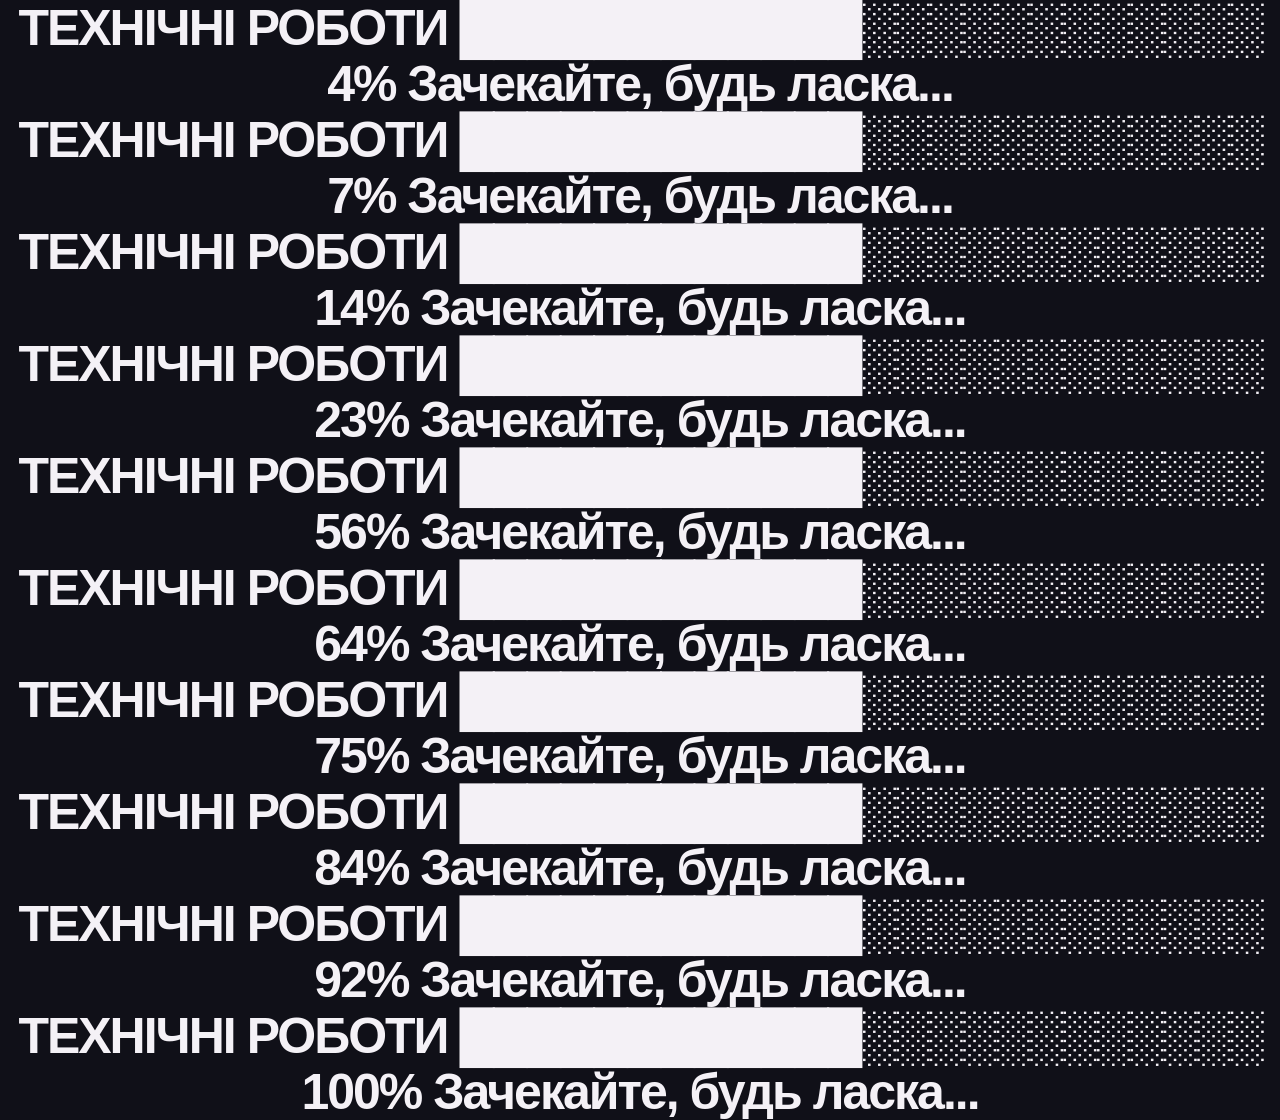
<file: index.html>
<!DOCTYPE html>
<html lang="uk">
<head>
    <meta charset="UTF-8">
    <title>F & Y Studio САЙТ В РОЗРОБЦІ 

    </title>



    <link rel="stylesheet" href="css/style.css">
</head>


<body>

<header>
    <div class="logo">

    <nav>
   
    </nav>
</header>

<main>
    <section class="about">
        <div class="logo">
       
    </div>
    <h2 style="text-align: center;">     ТЕХНІЧНІ РОБОТИ   ████████████░░░░░░░░░░░░  4%  Зачекайте, будь ласка...       </h2>
    <h2 style="text-align: center;">     ТЕХНІЧНІ РОБОТИ   ████████████░░░░░░░░░░░░  7%  Зачекайте, будь ласка...       </h2>
  <h2 style="text-align: center;">     ТЕХНІЧНІ РОБОТИ   ████████████░░░░░░░░░░░░  14%  Зачекайте, будь ласка...       </h2>
     <h2 style="text-align: center;">     ТЕХНІЧНІ РОБОТИ   ████████████░░░░░░░░░░░░  23%  Зачекайте, будь ласка...       </h2>
     <h2 style="text-align: center;">     ТЕХНІЧНІ РОБОТИ   ████████████░░░░░░░░░░░░  56%  Зачекайте, будь ласка...       </h2>
     <h2 style="text-align: center;">     ТЕХНІЧНІ РОБОТИ   ████████████░░░░░░░░░░░░  64%  Зачекайте, будь ласка...       </h2>
     <h2 style="text-align: center;">     ТЕХНІЧНІ РОБОТИ   ████████████░░░░░░░░░░░░  75%  Зачекайте, будь ласка...       </h2>
     <h2 style="text-align: center;">     ТЕХНІЧНІ РОБОТИ   ████████████░░░░░░░░░░░░  84%  Зачекайте, будь ласка...       </h2>
     <h2 style="text-align: center;">     ТЕХНІЧНІ РОБОТИ   ████████████░░░░░░░░░░░░  92%  Зачекайте, будь ласка...       </h2>
     <h2 style="text-align: center;">     ТЕХНІЧНІ РОБОТИ   ████████████░░░░░░░░░░░░  100%  Зачекайте, будь ласка...       </h2>
</file>
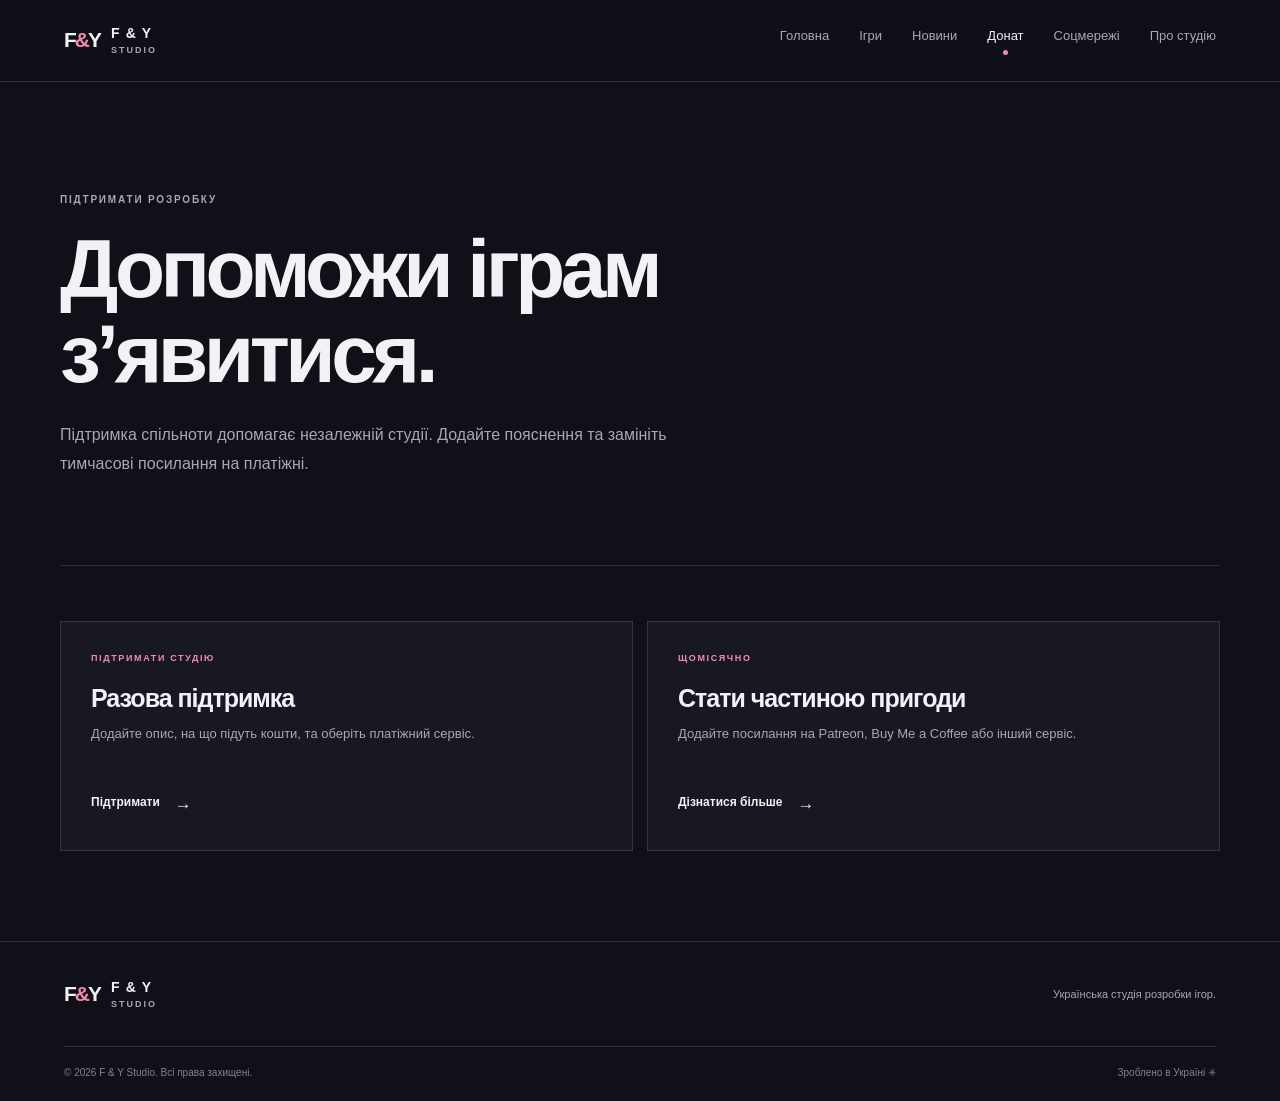
<file: донат.html>
<!doctype html>
<html lang="uk">
<head>
  <!-- НАЛАШТУВАННЯ СТОРІНКИ: тут можна змінити назву вкладки та опис для пошуку. -->
<meta charset="utf-8">
<meta name="viewport" content="width=device-width, initial-scale=1">
<title>Донат — F & Y Studio</title>
<link rel="stylesheet" href="css/style.css">
<script src="js/main.js" defer>
</script>
</head>
<body>
<header class="site-header">
<a class="brand" href="index.html">
<span class="brand-mark">F<span>&</span>Y</span>
<span class="brand-name">F & Y <b>STUDIO</b>
</span>
</a>
<button class="menu-toggle" aria-expanded="false" aria-controls="site-nav" aria-label="Відкрити меню">
<span>
</span>
<span>
</span>
</button>
<!-- МЕНЮ: змінюйте підписи вкладок і адреси href тут. -->
<nav id="site-nav" class="site-nav">
<a href="index.html" data-page="index.html">Головна</a>
<a href="ігри.html" data-page="ігри.html">Ігри</a>
<a href="новини.html" data-page="новини.html">Новини</a>
<a href="донат.html" data-page="донат.html">Донат</a>
<a href="соцмережі.html" data-page="соцмережі.html">Соцмережі</a>
<a href="про-студію.html" data-page="про-студію.html">Про студію</a>
</nav>
</header>
<!-- ОСНОВНИЙ ВМІСТ СТОРІНКИ: редагуйте заголовок і картки нижче. -->
<main id="main" class="inner-main">
<section class="page-hero">
<p class="eyebrow">ПІДТРИМАТИ РОЗРОБКУ</p>
<h1>Допоможи іграм з’явитися.</h1>
<p class="hero-lead">Підтримка спільноти допомагає незалежній студії. Додайте пояснення та замініть тимчасові посилання на платіжні.</p>
</section>
<!-- КАРТКИ РОЗДІЛУ: копіюйте article.content-card, щоб додати нову гру, новину чи посилання. -->
<section class="content-grid">
<article class="content-card">
<p class="eyebrow">ПІДТРИМАТИ СТУДІЮ</p>
<h2>Разова підтримка</h2>
<p>Додайте опис, на що підуть кошти, та оберіть платіжний сервіс.</p>
<a class="text-link" href="#">Підтримати <span>→</span>
</a>
</article>
<article class="content-card">
<p class="eyebrow">ЩОМІСЯЧНО</p>
<h2>Стати частиною пригоди</h2>
<p>Додайте посилання на Patreon, Buy Me a Coffee або інший сервіс.</p>
<a class="text-link" href="#">Дізнатися більше <span>→</span>
</a>
</article>
</section>
</main>
<!-- ФУТЕР: нижня частина сторінки; тут змінюється копірайт та підпис. -->
<footer class="site-footer">
<div class="footer-top">
<a class="brand" href="index.html">
<span class="brand-mark">F<span>&</span>Y</span>
<span class="brand-name">F & Y <b>STUDIO</b>
</span>
</a>
<p>Українська студія розробки ігор.</p>
</div>
<div class="footer-bottom">
<span>© 2026 F & Y Studio. Всі права захищені.</span>
<span>Зроблено в Україні ✳</span>
</div>
</footer>
</body>
</html>
</file>
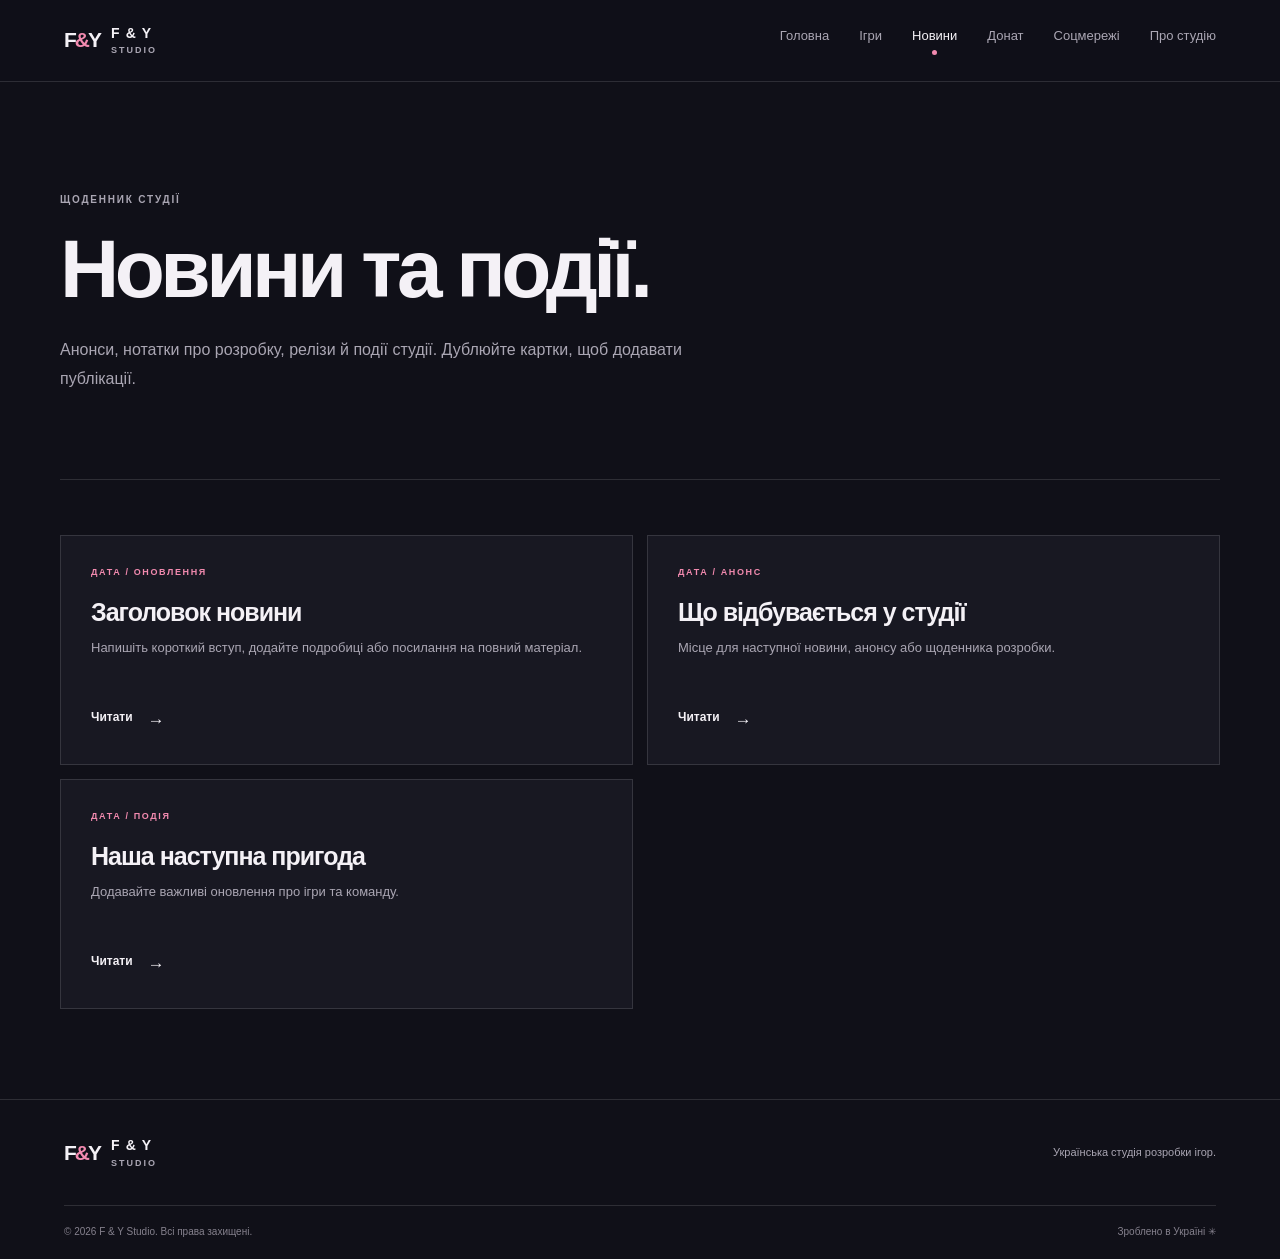
<file: новини.html>
<!doctype html>
<html lang="uk">
<head>
  <!-- НАЛАШТУВАННЯ СТОРІНКИ: тут можна змінити назву вкладки та опис для пошуку. -->
<meta charset="utf-8">
<meta name="viewport" content="width=device-width, initial-scale=1">
<title>Новини — F & Y Studio</title>
<link rel="stylesheet" href="css/style.css">
<script src="js/main.js" defer>
</script>
</head>
<body>
<header class="site-header">
<a class="brand" href="index.html">
<span class="brand-mark">F<span>&</span>Y</span>
<span class="brand-name">F & Y <b>STUDIO</b>
</span>
</a>
<button class="menu-toggle" aria-expanded="false" aria-controls="site-nav" aria-label="Відкрити меню">
<span>
</span>
<span>
</span>
</button>
<!-- МЕНЮ: змінюйте підписи вкладок і адреси href тут. -->
<nav id="site-nav" class="site-nav">
<a href="index.html" data-page="index.html">Головна</a>
<a href="ігри.html" data-page="ігри.html">Ігри</a>
<a href="новини.html" data-page="новини.html">Новини</a>
<a href="донат.html" data-page="донат.html">Донат</a>
<a href="соцмережі.html" data-page="соцмережі.html">Соцмережі</a>
<a href="про-студію.html" data-page="про-студію.html">Про студію</a>
</nav>
</header>
<!-- ОСНОВНИЙ ВМІСТ СТОРІНКИ: редагуйте заголовок і картки нижче. -->
<main id="main" class="inner-main">
<section class="page-hero">
<p class="eyebrow">ЩОДЕННИК СТУДІЇ</p>
<h1>Новини та події.</h1>
<p class="hero-lead">Анонси, нотатки про розробку, релізи й події студії. Дублюйте картки, щоб додавати публікації.</p>
</section>
<!-- КАРТКИ РОЗДІЛУ: копіюйте article.content-card, щоб додати нову гру, новину чи посилання. -->
<section class="content-grid">
<article class="content-card">
<p class="eyebrow">ДАТА / ОНОВЛЕННЯ</p>
<h2>Заголовок новини</h2>
<p>Напишіть короткий вступ, додайте подробиці або посилання на повний матеріал.</p>
<a class="text-link" href="#">Читати <span>→</span>
</a>
</article>
<article class="content-card">
<p class="eyebrow">ДАТА / АНОНС</p>
<h2>Що відбувається у студії</h2>
<p>Місце для наступної новини, анонсу або щоденника розробки.</p>
<a class="text-link" href="#">Читати <span>→</span>
</a>
</article>
<article class="content-card">
<p class="eyebrow">ДАТА / ПОДІЯ</p>
<h2>Наша наступна пригода</h2>
<p>Додавайте важливі оновлення про ігри та команду.</p>
<a class="text-link" href="#">Читати <span>→</span>
</a>
</article>
</section>
</main>
<!-- ФУТЕР: нижня частина сторінки; тут змінюється копірайт та підпис. -->
<footer class="site-footer">
<div class="footer-top">
<a class="brand" href="index.html">
<span class="brand-mark">F<span>&</span>Y</span>
<span class="brand-name">F & Y <b>STUDIO</b>
</span>
</a>
<p>Українська студія розробки ігор.</p>
</div>
<div class="footer-bottom">
<span>© 2026 F & Y Studio. Всі права захищені.</span>
<span>Зроблено в Україні ✳</span>
</div>
</footer>
</body>
</html>
</file>
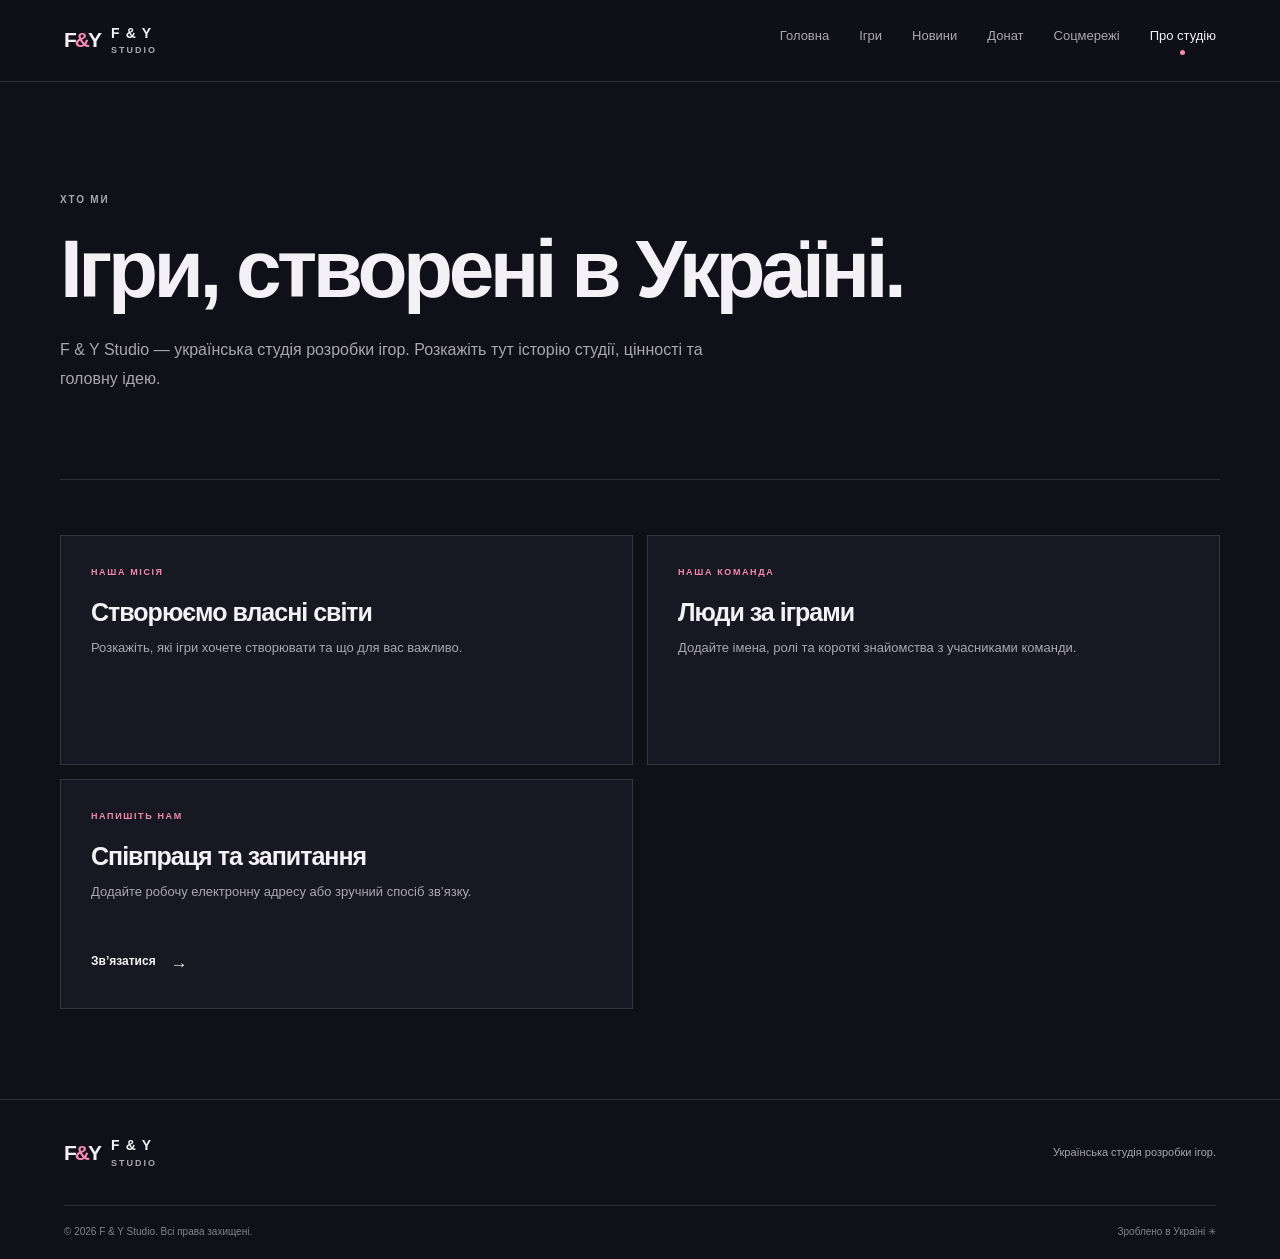
<file: про-студію.html>
<!doctype html>
<html lang="uk">
<head>
  <!-- НАЛАШТУВАННЯ СТОРІНКИ: тут можна змінити назву вкладки та опис для пошуку. -->
<meta charset="utf-8">
<meta name="viewport" content="width=device-width, initial-scale=1">
<title>Про студію — F & Y Studio</title>
<link rel="stylesheet" href="css/style.css">
<script src="js/main.js" defer>
</script>
</head>
<body>
<header class="site-header">
<a class="brand" href="index.html">
<span class="brand-mark">F<span>&</span>Y</span>
<span class="brand-name">F & Y <b>STUDIO</b>
</span>
</a>
<button class="menu-toggle" aria-expanded="false" aria-controls="site-nav" aria-label="Відкрити меню">
<span>
</span>
<span>
</span>
</button>
<!-- МЕНЮ: змінюйте підписи вкладок і адреси href тут. -->
<nav id="site-nav" class="site-nav">
<a href="index.html" data-page="index.html">Головна</a>
<a href="ігри.html" data-page="ігри.html">Ігри</a>
<a href="новини.html" data-page="новини.html">Новини</a>
<a href="донат.html" data-page="донат.html">Донат</a>
<a href="соцмережі.html" data-page="соцмережі.html">Соцмережі</a>
<a href="про-студію.html" data-page="про-студію.html">Про студію</a>
</nav>
</header>
<!-- ОСНОВНИЙ ВМІСТ СТОРІНКИ: редагуйте заголовок і картки нижче. -->
<main id="main" class="inner-main">
<section class="page-hero">
<p class="eyebrow">ХТО МИ</p>
<h1>Ігри, створені в Україні.</h1>
<p class="hero-lead">F & Y Studio — українська студія розробки ігор. Розкажіть тут історію студії, цінності та головну ідею.</p>
</section>
<!-- КАРТКИ РОЗДІЛУ: копіюйте article.content-card, щоб додати нову гру, новину чи посилання. -->
<section class="content-grid">
<article class="content-card">
<p class="eyebrow">НАША МІСІЯ</p>
<h2>Створюємо власні світи</h2>
<p>Розкажіть, які ігри хочете створювати та що для вас важливо.</p>
</article>
<article class="content-card">
<p class="eyebrow">НАША КОМАНДА</p>
<h2>Люди за іграми</h2>
<p>Додайте імена, ролі та короткі знайомства з учасниками команди.</p>
</article>
<article class="content-card">
<p class="eyebrow">НАПИШІТЬ НАМ</p>
<h2>Співпраця та запитання</h2>
<p>Додайте робочу електронну адресу або зручний спосіб зв’язку.</p>
<a class="text-link" href="соцмережі.html">Зв’язатися <span>→</span>
</a>
</article>
</section>
</main>
<!-- ФУТЕР: нижня частина сторінки; тут змінюється копірайт та підпис. -->
<footer class="site-footer">
<div class="footer-top">
<a class="brand" href="index.html">
<span class="brand-mark">F<span>&</span>Y</span>
<span class="brand-name">F & Y <b>STUDIO</b>
</span>
</a>
<p>Українська студія розробки ігор.</p>
</div>
<div class="footer-bottom">
<span>© 2026 F & Y Studio. Всі права захищені.</span>
<span>Зроблено в Україні ✳</span>
</div>
</footer>
</body>
</html>
</file>
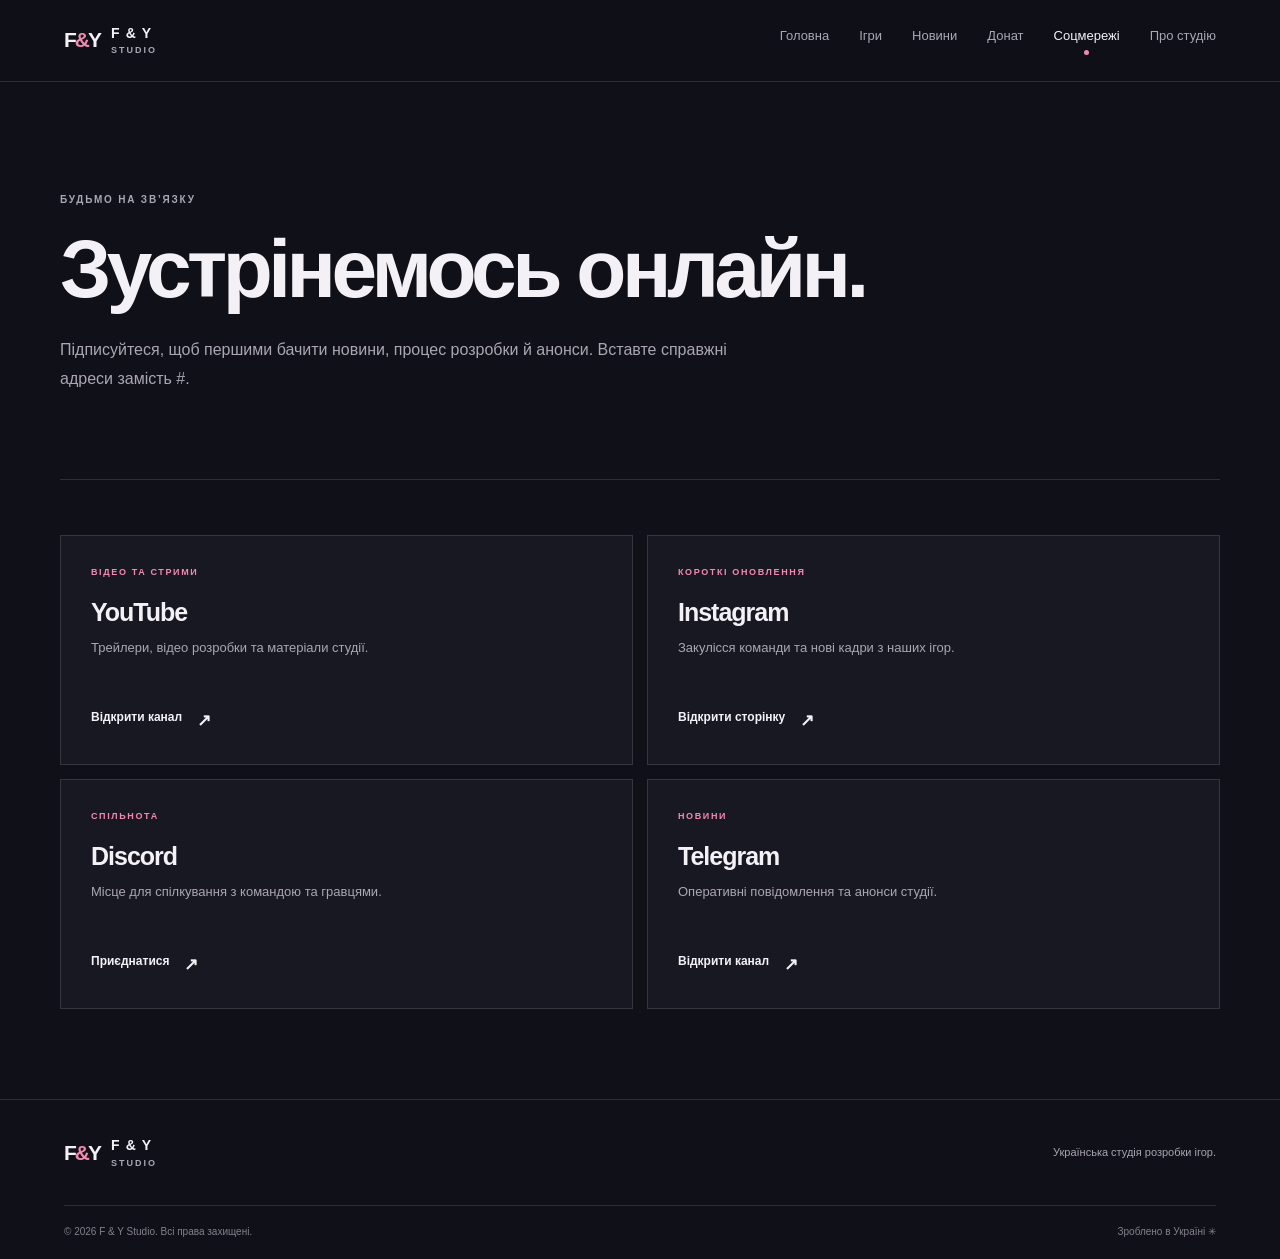
<file: соцмережі.html>
<!doctype html>
<html lang="uk">
<head>
  <!-- НАЛАШТУВАННЯ СТОРІНКИ: тут можна змінити назву вкладки та опис для пошуку. -->
<meta charset="utf-8">
<meta name="viewport" content="width=device-width, initial-scale=1">
<title>Соцмережі — F & Y Studio</title>
<link rel="stylesheet" href="css/style.css">
<script src="js/main.js" defer>
</script>
</head>
<body>
<header class="site-header">
<a class="brand" href="index.html">
<span class="brand-mark">F<span>&</span>Y</span>
<span class="brand-name">F & Y <b>STUDIO</b>
</span>
</a>
<button class="menu-toggle" aria-expanded="false" aria-controls="site-nav" aria-label="Відкрити меню">
<span>
</span>
<span>
</span>
</button>
<!-- МЕНЮ: змінюйте підписи вкладок і адреси href тут. -->
<nav id="site-nav" class="site-nav">
<a href="index.html" data-page="index.html">Головна</a>
<a href="ігри.html" data-page="ігри.html">Ігри</a>
<a href="новини.html" data-page="новини.html">Новини</a>
<a href="донат.html" data-page="донат.html">Донат</a>
<a href="соцмережі.html" data-page="соцмережі.html">Соцмережі</a>
<a href="про-студію.html" data-page="про-студію.html">Про студію</a>
</nav>
</header>
<!-- ОСНОВНИЙ ВМІСТ СТОРІНКИ: редагуйте заголовок і картки нижче. -->
<main id="main" class="inner-main">
<section class="page-hero">
<p class="eyebrow">БУДЬМО НА ЗВ’ЯЗКУ</p>
<h1>Зустрінемось онлайн.</h1>
<p class="hero-lead">Підписуйтеся, щоб першими бачити новини, процес розробки й анонси. Вставте справжні адреси замість #.</p>
</section>
<!-- КАРТКИ РОЗДІЛУ: копіюйте article.content-card, щоб додати нову гру, новину чи посилання. -->
<section class="content-grid">
<article class="content-card">
<p class="eyebrow">ВІДЕО ТА СТРИМИ</p>
<h2>YouTube</h2>
<p>Трейлери, відео розробки та матеріали студії.</p>
<a class="text-link" href="#">Відкрити канал <span>↗</span>
</a>
</article>
<article class="content-card">
<p class="eyebrow">КОРОТКІ ОНОВЛЕННЯ</p>
<h2>Instagram</h2>
<p>Закулісся команди та нові кадри з наших ігор.</p>
<a class="text-link" href="#">Відкрити сторінку <span>↗</span>
</a>
</article>
<article class="content-card">
<p class="eyebrow">СПІЛЬНОТА</p>
<h2>Discord</h2>
<p>Місце для спілкування з командою та гравцями.</p>
<a class="text-link" href="#">Приєднатися <span>↗</span>
</a>
</article>
<article class="content-card">
<p class="eyebrow">НОВИНИ</p>
<h2>Telegram</h2>
<p>Оперативні повідомлення та анонси студії.</p>
<a class="text-link" href="#">Відкрити канал <span>↗</span>
</a>
</article>
</section>
</main>
<!-- ФУТЕР: нижня частина сторінки; тут змінюється копірайт та підпис. -->
<footer class="site-footer">
<div class="footer-top">
<a class="brand" href="index.html">
<span class="brand-mark">F<span>&</span>Y</span>
<span class="brand-name">F & Y <b>STUDIO</b>
</span>
</a>
<p>Українська студія розробки ігор.</p>
</div>
<div class="footer-bottom">
<span>© 2026 F & Y Studio. Всі права захищені.</span>
<span>Зроблено в Україні ✳</span>
</div>
</footer>
</body>
</html>
</file>
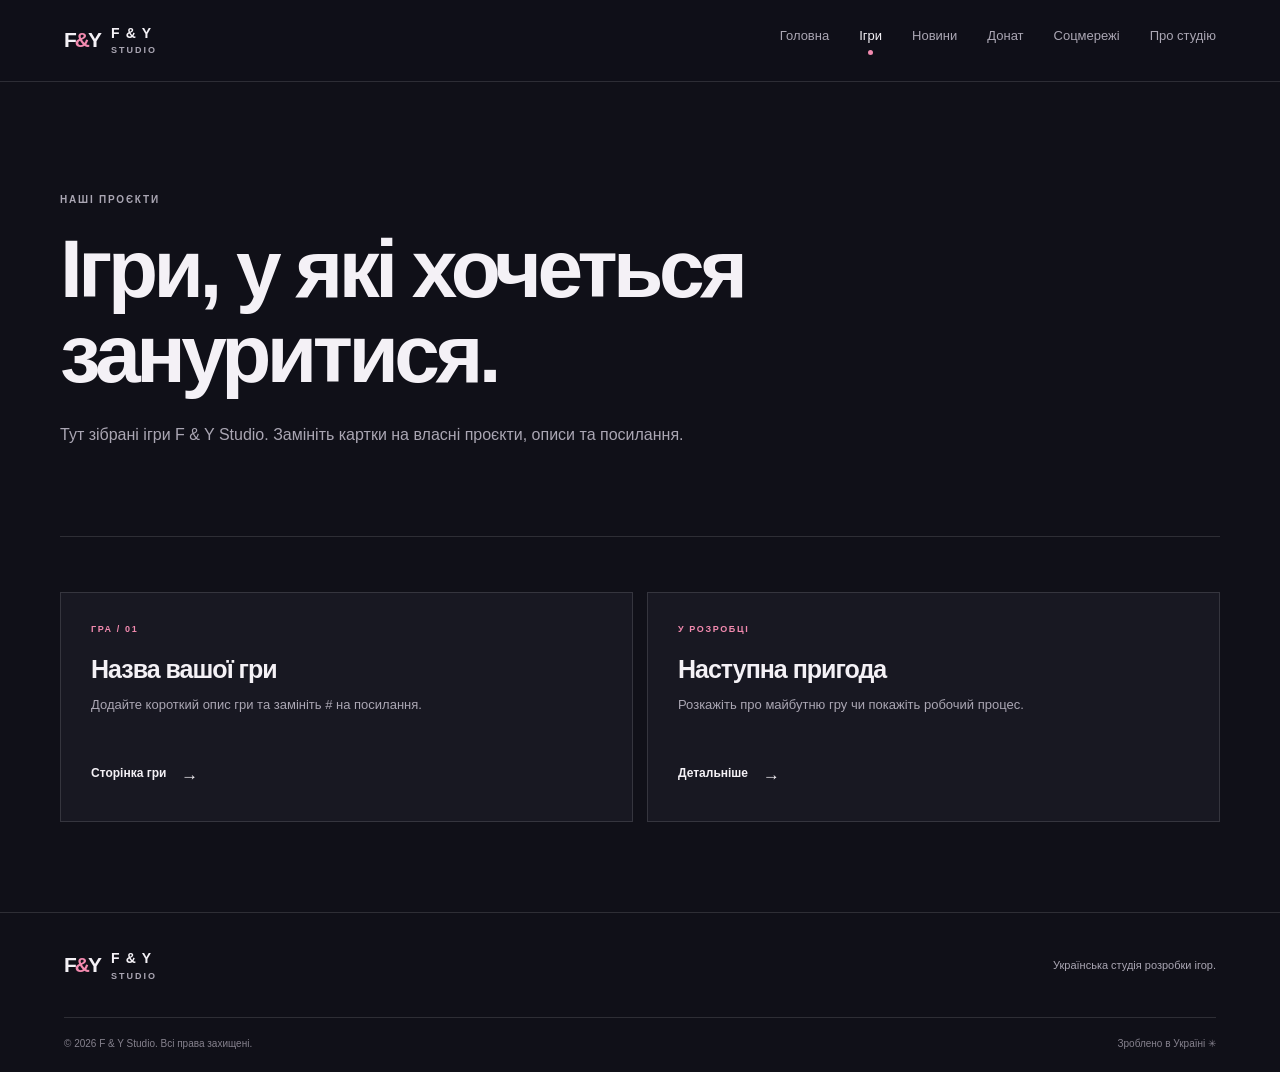
<file: ігри.html>
<!doctype html>
<html lang="uk">
<head>
  <!-- НАЛАШТУВАННЯ СТОРІНКИ: тут можна змінити назву вкладки та опис для пошуку. -->
<meta charset="utf-8">
<meta name="viewport" content="width=device-width, initial-scale=1">
<title>Ігри — F & Y Studio</title>
<link rel="stylesheet" href="css/style.css">
<script src="js/main.js" defer>
</script>
</head>
<body>
<header class="site-header">
<a class="brand" href="index.html">
<span class="brand-mark">F<span>&</span>Y</span>
<span class="brand-name">F & Y <b>STUDIO</b>
</span>
</a>
<button class="menu-toggle" aria-expanded="false" aria-controls="site-nav" aria-label="Відкрити меню">
<span>
</span>
<span>
</span>
</button>
<!-- МЕНЮ: змінюйте підписи вкладок і адреси href тут. -->
<nav id="site-nav" class="site-nav">
<a href="index.html" data-page="index.html">Головна</a>
<a href="ігри.html" data-page="ігри.html">Ігри</a>
<a href="новини.html" data-page="новини.html">Новини</a>
<a href="донат.html" data-page="донат.html">Донат</a>
<a href="соцмережі.html" data-page="соцмережі.html">Соцмережі</a>
<a href="про-студію.html" data-page="про-студію.html">Про студію</a>
</nav>
</header>
<!-- ОСНОВНИЙ ВМІСТ СТОРІНКИ: редагуйте заголовок і картки нижче. -->
<main id="main" class="inner-main">
<section class="page-hero">
<p class="eyebrow">НАШІ ПРОЄКТИ</p>
<h1>Ігри, у які хочеться зануритися.</h1>
<p class="hero-lead">Тут зібрані ігри F & Y Studio. Замініть картки на власні проєкти, описи та посилання.</p>
</section>
<!-- КАРТКИ РОЗДІЛУ: копіюйте article.content-card, щоб додати нову гру, новину чи посилання. -->
<section class="content-grid">
<article class="content-card">
<p class="eyebrow">ГРА / 01</p>
<h2>Назва вашої гри</h2>
<p>Додайте короткий опис гри та замініть # на посилання.</p>
<a class="text-link" href="#">Сторінка гри <span>→</span>
</a>
</article>
<article class="content-card">
<p class="eyebrow">У РОЗРОБЦІ</p>
<h2>Наступна пригода</h2>
<p>Розкажіть про майбутню гру чи покажіть робочий процес.</p>
<a class="text-link" href="#">Детальніше <span>→</span>
</a>
</article>
</section>
</main>
<!-- ФУТЕР: нижня частина сторінки; тут змінюється копірайт та підпис. -->
<footer class="site-footer">
<div class="footer-top">
<a class="brand" href="index.html">
<span class="brand-mark">F<span>&</span>Y</span>
<span class="brand-name">F & Y <b>STUDIO</b>
</span>
</a>
<p>Українська студія розробки ігор.</p>
</div>
<div class="footer-bottom">
<span>© 2026 F & Y Studio. Всі права захищені.</span>
<span>Зроблено в Україні ✳</span>
</div>
</footer>
</body>
</html>
</file>
<file: css/style.css>
/* СТИЛІ САЙТУ. Змінюйте значення в :root, щоб змінити кольори всього сайту. */
:root {
  --bg:#101018;
  --panel:#181822;
  --panel2:#20202c;
  --text:#f4f1f6;
  --muted:#aaa6b3;
  --pink:#f28aaf;
  --lime:#d3f178;
  --line:#ffffff20;
  --max:1160px
}

* {
  box-sizing:border-box
}

html {
  scroll-behavior:smooth
}

body {
  margin:0;
  background:var(--bg);
  color:var(--text);
  font-family:Inter,"Segoe UI",Arial,sans-serif;
  line-height:1.55
}

a {
  color:inherit;
  text-decoration:none
}

.skip-link {
  position:absolute;
  left:-999px
}

.skip-link:focus {
  left:1rem;
  top:1rem;
  background:var(--lime);
  color:#111;
  padding:.75rem;
  z-index:20
}

.site-header {
  height:82px;
  padding:0 max(calc((100vw - var(--max))/2),5vw);
  display:flex;
  align-items:center;
  justify-content:space-between;
  border-bottom:1px solid var(--line);
  position:relative;
  z-index:5;
  background:#101018ed
}

.brand {
  display:flex;
  align-items:center;
  gap:11px
}

.brand-mark {
  font-weight:900;
  font-size:21px;
  letter-spacing:-2px
}

.brand-mark span,.game-glyph span,.game-card-symbol span {
  color:var(--pink)
}

.brand-name {
  font-size:14px;
  font-weight:700;
  letter-spacing:.08em
}

.brand-name b {
  font-size:9px;
  color:var(--muted);
  display:block;
  letter-spacing:.22em
}

.site-nav {
  display:flex;
  gap:30px
}

.site-nav a {
  font-size:13px;
  color:var(--muted);
  transition:.2s
}

.site-nav a:hover,.site-nav a.active {
  color:var(--text)
}

.site-nav a.active:after {
  content:"";
  display:block;
  width:5px;
  height:5px;
  background:var(--pink);
  border-radius:50%;
  margin:4px auto 0
}

.menu-toggle {
  display:none
}

.hero {
  max-width:var(--max);
  min-height:610px;
  margin:auto;
  padding:85px 0 45px;
  position:relative;
  display:grid;
  grid-template-columns:1.1fr .9fr;
  align-items:center
}

.hero-copy {
  position:relative;
  z-index:2
}

.eyebrow {
  font-size:10px;
  font-weight:700;
  letter-spacing:.18em;
  color:var(--muted);
  margin:0 0 18px
}

.live-dot {
  display:inline-block;
  width:7px;
  height:7px;
  background:var(--lime);
  border-radius:50%;
  margin-right:8px;
  box-shadow:0 0 12px var(--lime)
}

h1,h2,h3,p {
  margin-top:0
}

h1 {
  font-size:clamp(43px,6vw,76px);
  line-height:1.04;
  letter-spacing:-.055em;
  margin-bottom:25px
}

h1 span,h2 span {
  color:var(--pink)
}

.hero-lead {
  max-width:460px;
  color:var(--muted);
  font-size:16px;
  line-height:1.8
}

.hero-actions {
  display:flex;
  align-items:center;
  gap:26px;
  margin-top:34px
}

.button {
  display:inline-flex;
  align-items:center;
  gap:22px;
  padding:13px 17px;
  font-size:12px;
  font-weight:700;
  transition:.2s
}

.button-primary {
  background:var(--lime);
  color:#171719
}

.button-primary:hover {
  background:#e3ff9c;
  transform:translateY(-2px)
}

.button span,.text-link span {
  font-size:17px
}

.text-link {
  font-size:12px;
  font-weight:600
}

.text-link:hover {
  color:var(--pink)
}

.hero-art {
  height:400px;
  position:relative;
  display:grid;
  place-items:center;
  overflow:hidden;
  background:radial-gradient(ellipse at 50% 49%,#513247 0,#26202e 38%,#15151f 73%)
}

.hero-art:before,.hero-art:after {
  content:"";
  position:absolute;
  width:300px;
  height:300px;
  border-radius:50%;
  background:linear-gradient(140deg,#f28aaf55,#d3f17819);
  filter:blur(1px)
}

.hero-art:after {
  width:210px;
  height:210px;
  background:var(--pink);
  opacity:.1;
  filter:blur(38px)
}

.orbit {
  position:absolute;
  border:1px solid #ffffff26;
  border-radius:50%;
  transform:rotate(-28deg)
}

.orbit-one {
  width:380px;
  height:160px
}

.orbit-two {
  width:300px;
  height:300px;
  border-style:dashed;
  opacity:.5
}

.game-glyph {
  font-size:86px;
  letter-spacing:-12px;
  font-weight:900;
  z-index:1;
  text-shadow:0 10px 50px #f28aaf66
}

.art-caption {
  position:absolute;
  bottom:18px;
  left:20px;
  right:20px;
  display:flex;
  justify-content:space-between;
  font-size:9px;
  letter-spacing:.16em;
  color:#ffffff8c
}

.spark {
  position:absolute;
  color:var(--lime);
  z-index:2
}

.spark-a {
  font-size:23px;
  top:70px;
  right:70px
}

.spark-b {
  font-size:16px;
  bottom:90px;
  left:65px;
  color:var(--pink)
}

.hero-bottom {
  position:absolute;
  bottom:12px;
  left:0;
  right:0;
  border-top:1px solid var(--line);
  padding-top:15px;
  display:flex;
  justify-content:space-between;
  color:#827e89;
  font-size:9px;
  letter-spacing:.16em
}

.hero-bottom i {
  color:var(--pink);
  font-size:15px;
  font-style:normal;
  margin-left:6px
}

.section-wrap {
  max-width:var(--max);
  margin:auto
}

.intro {
  padding:125px 0;
  display:grid;
  grid-template-columns:1fr 1fr;
  gap:80px;
  border-top:1px solid var(--line)
}

h2 {
  font-size:clamp(32px,4vw,50px);
  line-height:1.12;
  letter-spacing:-.04em;
  margin-bottom:0
}

.intro-body {
  padding-top:34px
}

.intro-body p,.news-inner>p {
  max-width:440px;
  color:var(--muted);
  font-size:15px;
  line-height:1.9
}

.intro-body .text-link {
  display:inline-flex;
  gap:18px;
  margin-top:12px
}

.featured {
  padding:20px 0 120px
}

.section-heading {
  display:flex;
  justify-content:space-between;
  align-items:end;
  margin-bottom:30px
}

.section-heading .eyebrow {
  margin-bottom:12px
}

.section-heading .text-link {
  padding-bottom:8px
}

.accent-dot {
  color:var(--lime)
}

.game-card {
  display:grid;
  grid-template-columns:1.1fr .9fr;
  background:var(--panel);
  border:1px solid var(--line);
  transition:.25s
}

.game-card:hover {
  border-color:#f28aaf7a;
  transform:translateY(-3px)
}

.game-card-art {
  min-height:320px;
  background:radial-gradient(ellipse at 50% 48%,#593246,#28202f 48%,#1a1924 78%);
  display:grid;
  place-items:center;
  position:relative;
  overflow:hidden
}

.game-card-art:before {
  content:"";
  position:absolute;
  width:240px;
  height:240px;
  border:1px solid #ffffff26;
  border-radius:50%;
  box-shadow:0 0 0 32px #ffffff08,0 0 0 64px #ffffff06
}

.game-card-symbol {
  font-size:72px;
  font-weight:900;
  letter-spacing:-10px
}

.art-tag {
  position:absolute;
  top:20px;
  left:20px;
  border:1px solid #ffffff3a;
  padding:6px 9px;
  font-size:9px;
  letter-spacing:.14em
}

.game-card-info {
  padding:45px;
  display:grid;
  grid-template-columns:1fr auto;
  align-content:center;
  gap:20px
}

.game-card-info h3 {
  font-size:23px;
  letter-spacing:-.03em;
  margin:0
}

.game-card-info p {
  grid-column:1/-1;
  color:var(--muted);
  font-size:13px;
  margin:0;
  max-width:380px
}

.round-arrow {
  border:1px solid var(--line);
  width:38px;
  height:38px;
  border-radius:50%;
  display:grid;
  place-items:center
}

.news-strip {
  background:#181820;
  border-top:1px solid var(--line);
  border-bottom:1px solid var(--line)
}

.news-inner {
  padding:55px 0;
  display:grid;
  grid-template-columns:1fr 1.1fr auto;
  gap:30px;
  align-items:center
}

.news-inner .eyebrow {
  margin-bottom:10px
}

.news-inner h2 {
  font-size:36px
}

.news-inner>p {
  margin:0;
  font-size:13px
}

.button-outline {
  border:1px solid #ffffff3b;
  white-space:nowrap
}

.button-outline:hover {
  border-color:var(--pink);
  color:var(--pink)
}

.cta {
  text-align:center;
  padding:130px 0
}

.cta h2 {
  font-size:clamp(42px,6vw,70px);
  margin-bottom:32px
}

.cta .eyebrow {
  color:var(--lime)
}

.site-footer {
  border-top:1px solid var(--line);
  padding:35px max(calc((100vw - var(--max))/2),5vw) 20px
}

.footer-top {
  display:flex;
  justify-content:space-between;
  align-items:center;
  padding-bottom:34px
}

.footer-top p {
  color:var(--muted);
  font-size:11px;
  line-height:1.8;
  margin:0
}

.back-top {
  font-size:9px;
  letter-spacing:.15em;
  color:var(--muted)
}

.back-top:hover {
  color:var(--pink)
}

.footer-bottom {
  border-top:1px solid var(--line);
  padding-top:18px;
  display:flex;
  justify-content:space-between;
  color:#85818d;
  font-size:10px
}

.footer-bottom b {
  color:var(--pink);
  margin-left:5px
}



@media(max-width:1220px) {
  .hero,.section-wrap {
  margin-left:5vw;
  margin-right:5vw
}

.site-footer {
  padding-left:5vw;
  padding-right:5vw
}


}


@media(max-width:760px) {
  .site-header {
  height:70px;
  padding:0 5vw
}

.menu-toggle {
  display:flex;
  border:0;
  background:none;
  padding:10px;
  flex-direction:column;
  gap:5px
}

.menu-toggle span {
  width:22px;
  height:1px;
  background:var(--text)
}

.site-nav {
  display:none;
  position:absolute;
  left:0;
  right:0;
  top:69px;
  background:#15151e;
  padding:18px 5vw 24px;
  border-bottom:1px solid var(--line);
  flex-direction:column;
  gap:18px
}

.site-nav.open {
  display:flex
}

.site-nav a.active:after {
  display:none
}

.hero {
  display:flex;
  flex-direction:column;
  align-items:stretch;
  padding:64px 0 54px;
  gap:40px;
  min-height:0
}

.hero-art {
  height:300px
}

.hero-bottom {
  bottom:0
}

.hero-actions {
  gap:18px;
  flex-wrap:wrap
}

.intro {
  padding:80px 0;
  grid-template-columns:1fr;
  gap:15px
}

.intro-body {
  padding-top:0
}

.featured {
  padding:10px 0 80px
}

.section-heading {
  align-items:start;
  gap:15px
}

.game-card {
  grid-template-columns:1fr
}

.game-card-art {
  min-height:260px
}

.game-card-info {
  padding:27px
}

.news-inner {
  padding:45px 0;
  grid-template-columns:1fr;
  gap:18px
}

.news-inner>p {
  max-width:500px
}

.cta {
  padding:90px 0
}

.footer-top {
  align-items:flex-start;
  gap:20px;
  flex-wrap:wrap
}

.footer-top p {
  order:3;
  width:100%
}

.footer-bottom {
  gap:15px;
  flex-wrap:wrap
}


}


/* Налаштування для людей, яким потрібна зменшена анімація. */
@media(prefers-reduced-motion:reduce) {
  html {
  scroll-behavior:auto
}

*,*:before,*:after {
  transition:none!important
}


}


/* ВНУТРІШНІ СТОРІНКИ: заголовок, картки і мобільне розташування. */
.inner-main {
  max-width:var(--max);
  margin:auto
}

.page-hero {
  padding:110px 0 70px;
  border-bottom:1px solid var(--line)
}

.page-hero h1 {
  max-width:850px;
  font-size:clamp(46px,7vw,82px)
}

.page-hero .hero-lead {
  max-width:670px
}

.content-grid {
  padding:55px 0 90px;
  display:grid;
  grid-template-columns:repeat(2,minmax(0,1fr));
  gap:14px
}

.content-card {
  background:var(--panel);
  border:1px solid var(--line);
  padding:30px;
  min-height:230px;
  display:flex;
  flex-direction:column;
  align-items:flex-start
}

.content-card .eyebrow {
  color:var(--pink);
  font-size:9px
}

.content-card h2 {
  font-size:25px;
  margin-bottom:12px
}

.content-card>p:not(.eyebrow) {
  color:var(--muted);
  font-size:13px;
  max-width:500px
}

.content-card .text-link {
  margin-top:auto;
  padding-top:18px;
  display:inline-flex;
  gap:15px
}

.content-card:hover {
  border-color:#f28aaf70
}


@media(max-width:1220px) {
  /* ВНУТРІШНІ СТОРІНКИ: заголовок, картки і мобільне розташування. */
.inner-main {
  margin-left:5vw;
  margin-right:5vw
}


}


@media(max-width:760px) {
  .page-hero {
  padding:75px 0 50px
}

.content-grid {
  grid-template-columns:1fr;
  padding:32px 0 65px
}

.content-card {
  min-height:205px
}


}
</file>
